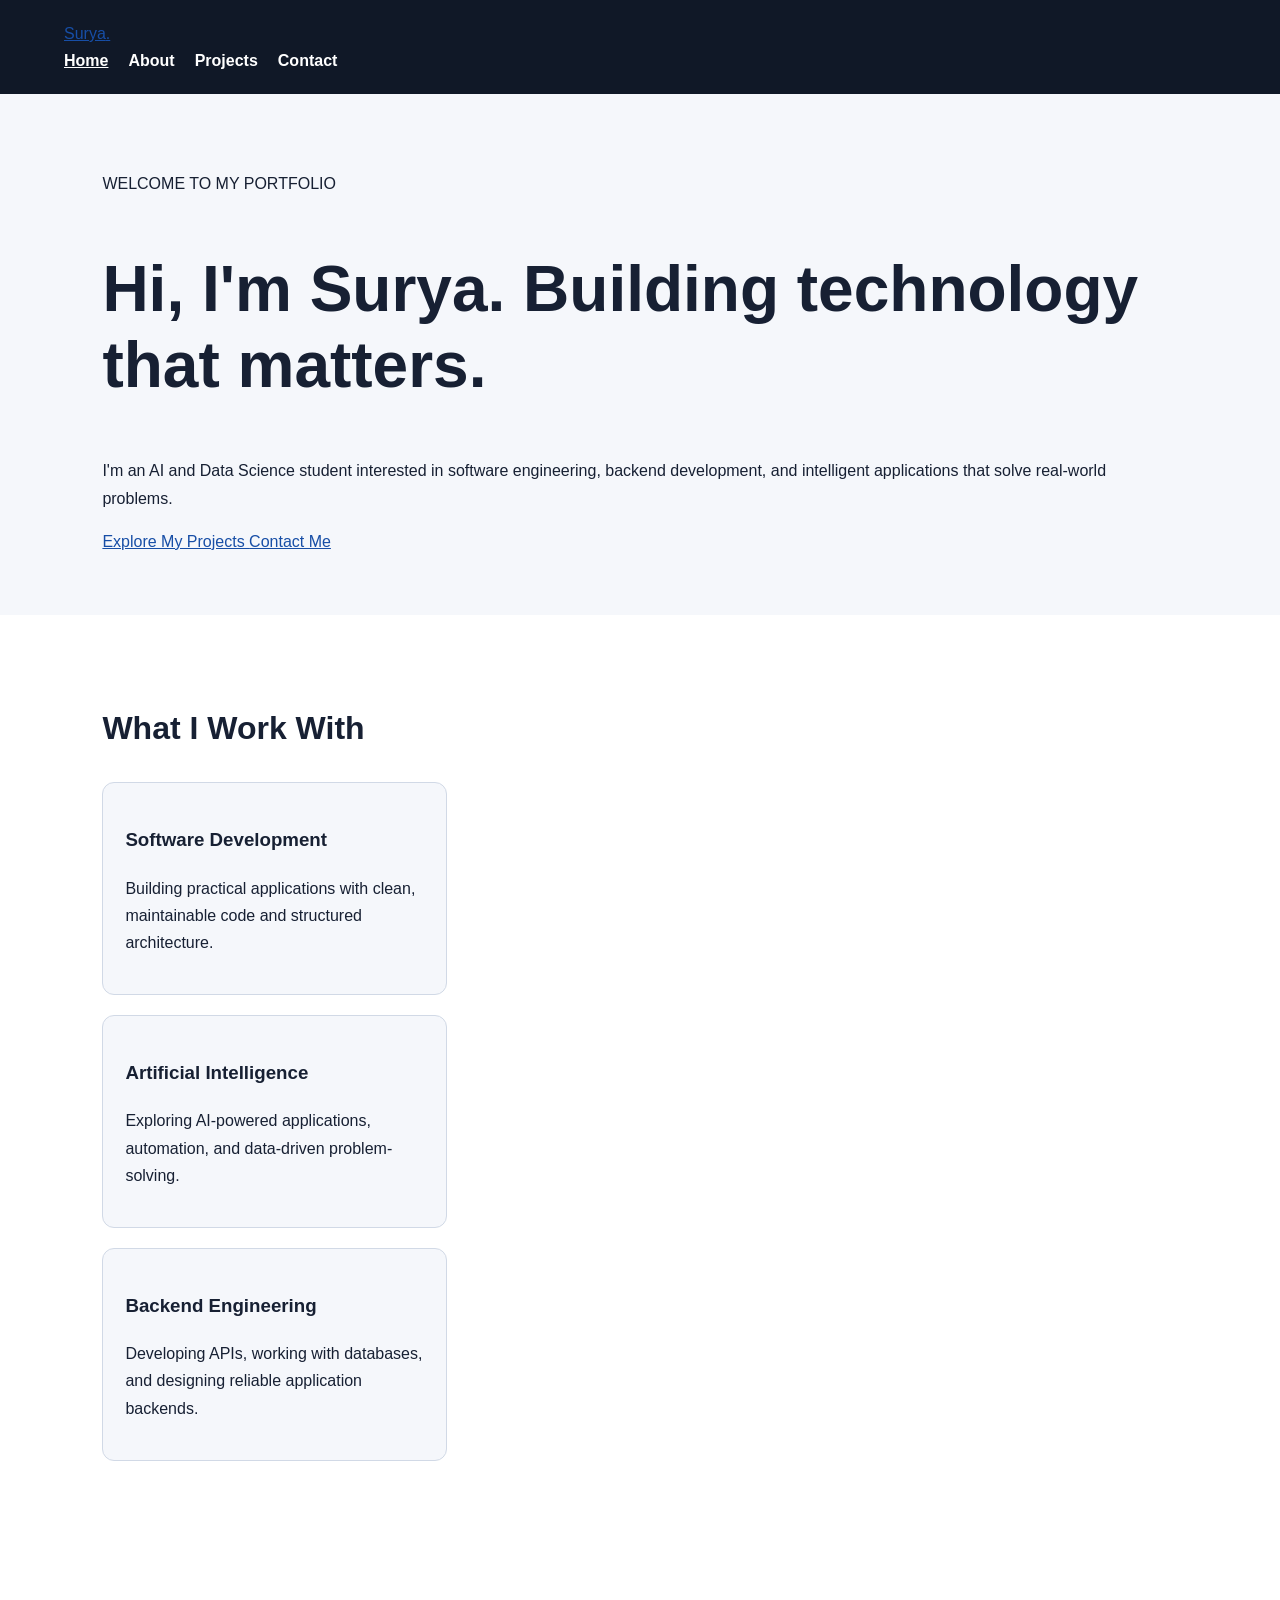
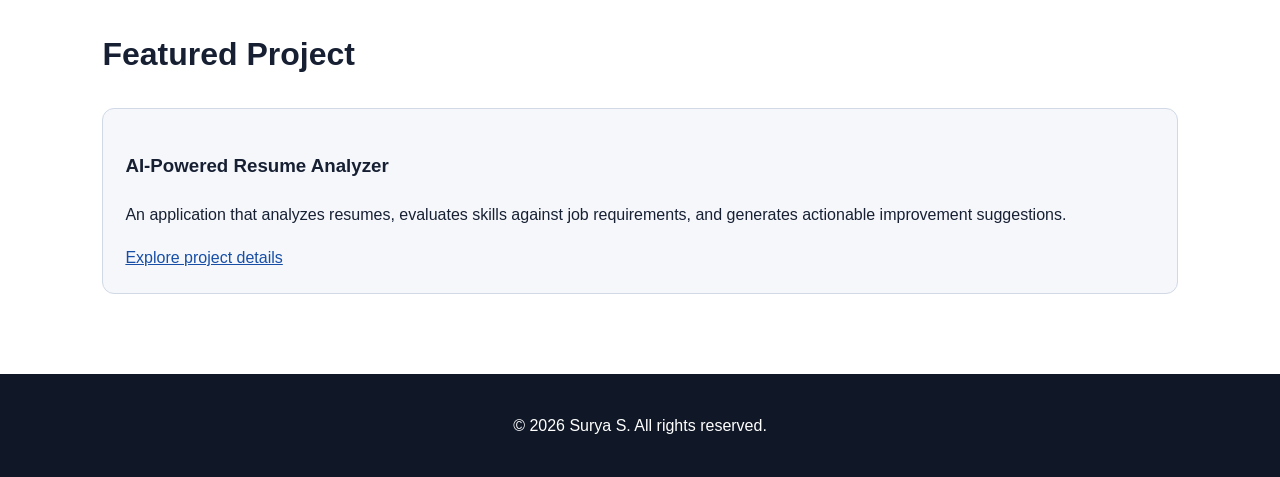
<file: index.html>
<!DOCTYPE html>
<html lang="en">

<head>
    <meta charset="UTF-8">
    <meta name="viewport" content="width=device-width, initial-scale=1.0">
    <title>Surya S | AI Engineer & Software Developer</title>

    <meta name="description"
        content="Explore Surya's portfolio featuring software development, artificial intelligence, data science, and innovative technology projects.">

    <meta name="robots" content="index, follow">
    <meta name="theme-color" content="#101827">

    <!-- Replace with your actual deployed URL -->
    <link rel="canonical" href="https://example.com/">

    <link rel="stylesheet" href="css/style.css">

</head>

<body><a class="skip-link" href="#main-content">
        Skip to main content
    </a>

    <header class="site-header">
        <div class="container header-content">

            <a class="logo" href="index.html" aria-label="Surya's portfolio homepage">
                Surya<span>.</span>
            </a>

            <nav aria-label="Main navigation">
                <ul class="nav-list">
                    <li><a href="index.html" aria-current="page">Home</a></li>
                    <li><a href="about.html">About</a></li>
                    <li><a href="projects.html">Projects</a></li>
                    <li><a href="contact.html">Contact</a></li>
                </ul>
            </nav>

        </div>
    </header>

    <main id="main-content">

        <section class="hero" aria-labelledby="hero-title">
            <div class="container">

                <p class="eyebrow">WELCOME TO MY PORTFOLIO</p>

                <h1 id="hero-title">
                    Hi, I'm Surya.
                    <span>Building technology that matters.</span>
                </h1>

                <p class="hero-description">
                    I'm an AI and Data Science student interested in
                    software engineering, backend development, and
                    intelligent applications that solve real-world problems.
                </p>

                <div class="hero-actions">
                    <a class="button" href="projects.html">
                        Explore My Projects
                    </a>

                    <a class="button button-outline" href="contact.html">
                        Contact Me
                    </a>
                </div>

            </div>
        </section>

        <section class="section" aria-labelledby="skills-title">
            <div class="container">

                <h2 id="skills-title">What I Work With</h2>

                <div class="card-grid">

                    <article class="card">
                        <h3>Software Development</h3>
                        <p>
                            Building practical applications with clean,
                            maintainable code and structured architecture.
                        </p>
                    </article>

                    <article class="card">
                        <h3>Artificial Intelligence</h3>
                        <p>
                            Exploring AI-powered applications, automation,
                            and data-driven problem-solving.
                        </p>
                    </article>

                    <article class="card">
                        <h3>Backend Engineering</h3>
                        <p>
                            Developing APIs, working with databases,
                            and designing reliable application backends.
                        </p>
                    </article>

                </div>
            </div>
        </section>

        <section class="section section-alt" aria-labelledby="featured-title">

            <div class="container">

                <h2 id="featured-title">Featured Project</h2>

                <article class="featured-project">
                    <h3>AI-Powered Resume Analyzer</h3>

                    <p>
                        An application that analyzes resumes, evaluates
                        skills against job requirements, and generates
                        actionable improvement suggestions.
                    </p>

                    <a href="projects.html">
                        Explore project details
                    </a>
                </article>

            </div>
        </section>

    </main>

    <footer class="site-footer">
        <div class="container">
            <p>
                &copy; <span id="current-year">2026</span> Surya S.
                All rights reserved.
            </p>
        </div>
    </footer>

    <script src="js/script.js" defer></script>

</body>

</html>
</file>
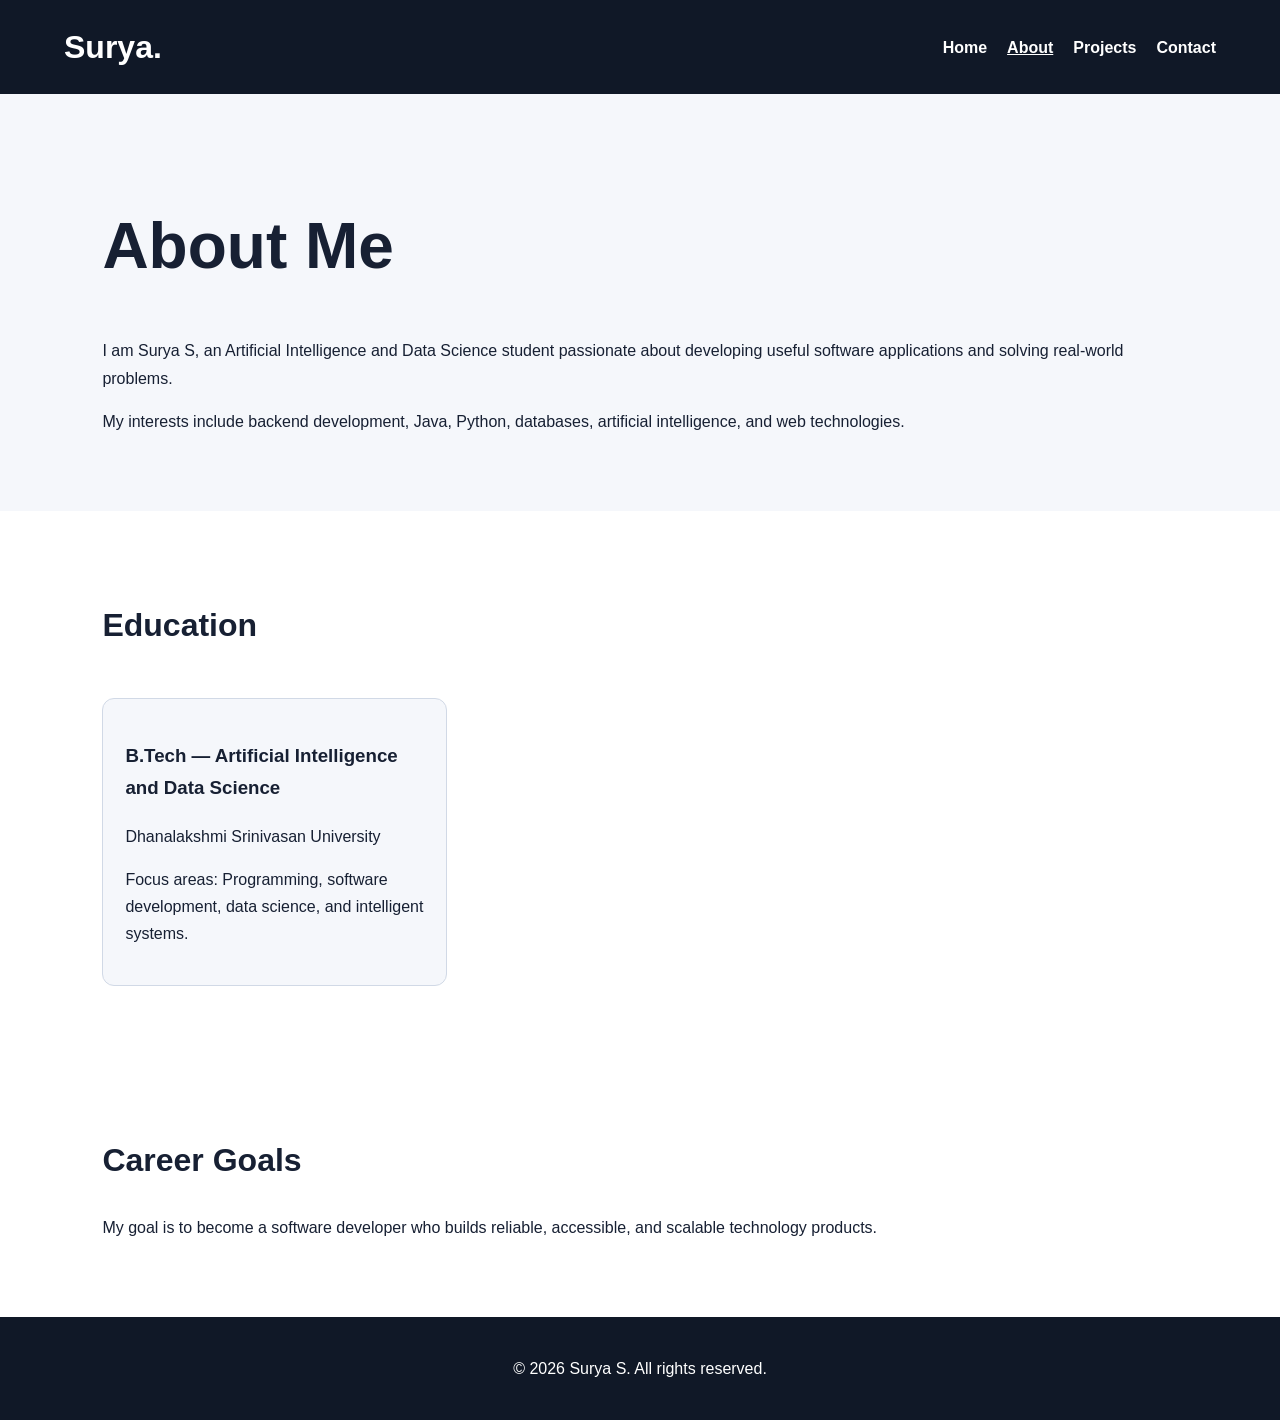
<file: about.html>
<!DOCTYPE html>
<html lang="en">

<head>
    <meta charset="UTF-8">
    <meta name="viewport" content="width=device-width, initial-scale=1.0">
    <title>About Me | Surya S</title>
    <meta name="description"
        content="Learn about Surya S, an AI and Data Science student interested in software engineering, backend development, and technology.">

    <link rel="stylesheet" href="css/style.css">

</head>

<body><a class="skip-link" href="#main-content">
        Skip to main content
    </a>

    <header>
        <h2><a href="index.html">Surya.</a></h2>

        <nav aria-label="Main navigation">
            <ul>
                <li><a href="index.html">Home</a></li>
                <li><a href="about.html" aria-current="page">About</a></li>
                <li><a href="projects.html">Projects</a></li>
                <li><a href="contact.html">Contact</a></li>
            </ul>
        </nav>
    </header>

    <main id="main-content">

        <section aria-labelledby="about-heading">
            <h1 id="about-heading">About Me</h1>

            <p>
                I am Surya S, an Artificial Intelligence and Data Science
                student passionate about developing useful software
                applications and solving real-world problems.
            </p>

            <p>
                My interests include backend development, Java, Python,
                databases, artificial intelligence, and web technologies.
            </p>
        </section>

        <section aria-labelledby="education-heading">
            <h2 id="education-heading">Education</h2>

            <article>
                <h3>B.Tech — Artificial Intelligence and Data Science</h3>

                <p>
                    Dhanalakshmi Srinivasan University
                </p>

                <p>
                    Focus areas: Programming, software development,
                    data science, and intelligent systems.
                </p>
            </article>
        </section>

        <section aria-labelledby="goals-heading">
            <h2 id="goals-heading">Career Goals</h2>

            <p>
                My goal is to become a software developer who builds
                reliable, accessible, and scalable technology products.
            </p>
        </section>

    </main>

    <footer>
        <p>&copy; 2026 Surya S. All rights reserved.</p>
    </footer>

</body>

</html>
</file>
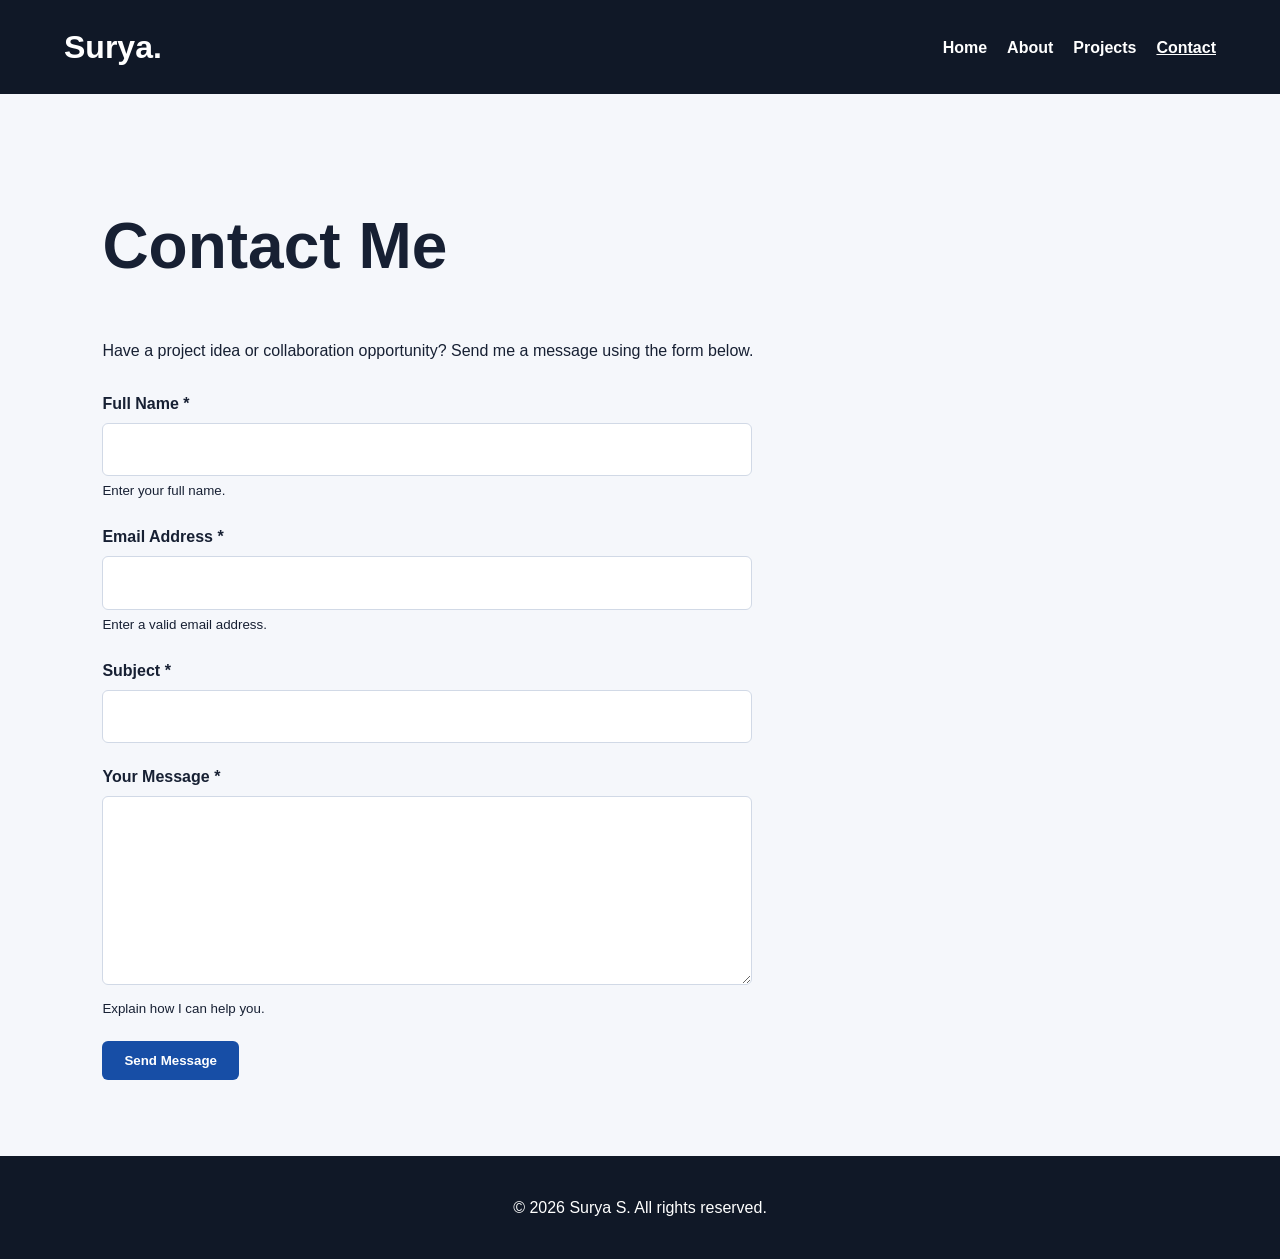
<file: contacts.html>
<!DOCTYPE html>
<html lang="en">

<head>
    <meta charset="UTF-8">
    <meta name="viewport" content="width=device-width, initial-scale=1.0">
    <title>Contact Me | Surya S</title>

    <meta name="description"
        content="Contact Surya S to discuss software development, AI projects, collaboration, and technology opportunities.">

    <link rel="stylesheet" href="css/style.css">

</head>

<body><a class="skip-link" href="#main-content">
        Skip to main content
    </a>

    <header>
        <h2><a href="index.html">Surya.</a></h2>

        <nav aria-label="Main navigation">
            <ul>
                <li><a href="index.html">Home</a></li>
                <li><a href="about.html">About</a></li>
                <li><a href="projects.html">Projects</a></li>
                <li><a href="contact.html" aria-current="page">Contact</a></li>
            </ul>
        </nav>
    </header>

    <main id="main-content">

        <section aria-labelledby="contact-heading">

            <h1 id="contact-heading">Contact Me</h1>

            <p>
                Have a project idea or collaboration opportunity?
                Send me a message using the form below.
            </p>

            <form id="contact-form" action="#" method="get">

                <div class="form-group">
                    <label for="name">Full Name *</label>

                    <input type="text" id="name" name="name" autocomplete="name" required aria-describedby="name-help">

                    <small id="name-help">
                        Enter your full name.
                    </small>
                </div>

                <div class="form-group">
                    <label for="email">Email Address *</label>

                    <input type="email" id="email" name="email" autocomplete="email" required
                        aria-describedby="email-help">

                    <small id="email-help">
                        Enter a valid email address.
                    </small>
                </div>

                <div class="form-group">
                    <label for="subject">Subject *</label>

                    <input type="text" id="subject" name="subject" required>
                </div>

                <div class="form-group">
                    <label for="message">Your Message *</label>

                    <textarea id="message" name="message" rows="6" required aria-describedby="message-help"></textarea>

                    <small id="message-help">
                        Explain how I can help you.
                    </small>
                </div>

                <button type="submit">Send Message</button>

                <p id="form-status" role="status" aria-live="polite"></p>

            </form>

        </section>

    </main>

    <footer>
        <p>&copy; 2026 Surya S. All rights reserved.</p>
    </footer>

    <script src="js/script.js" defer></script>

</body>

</html>
</file>
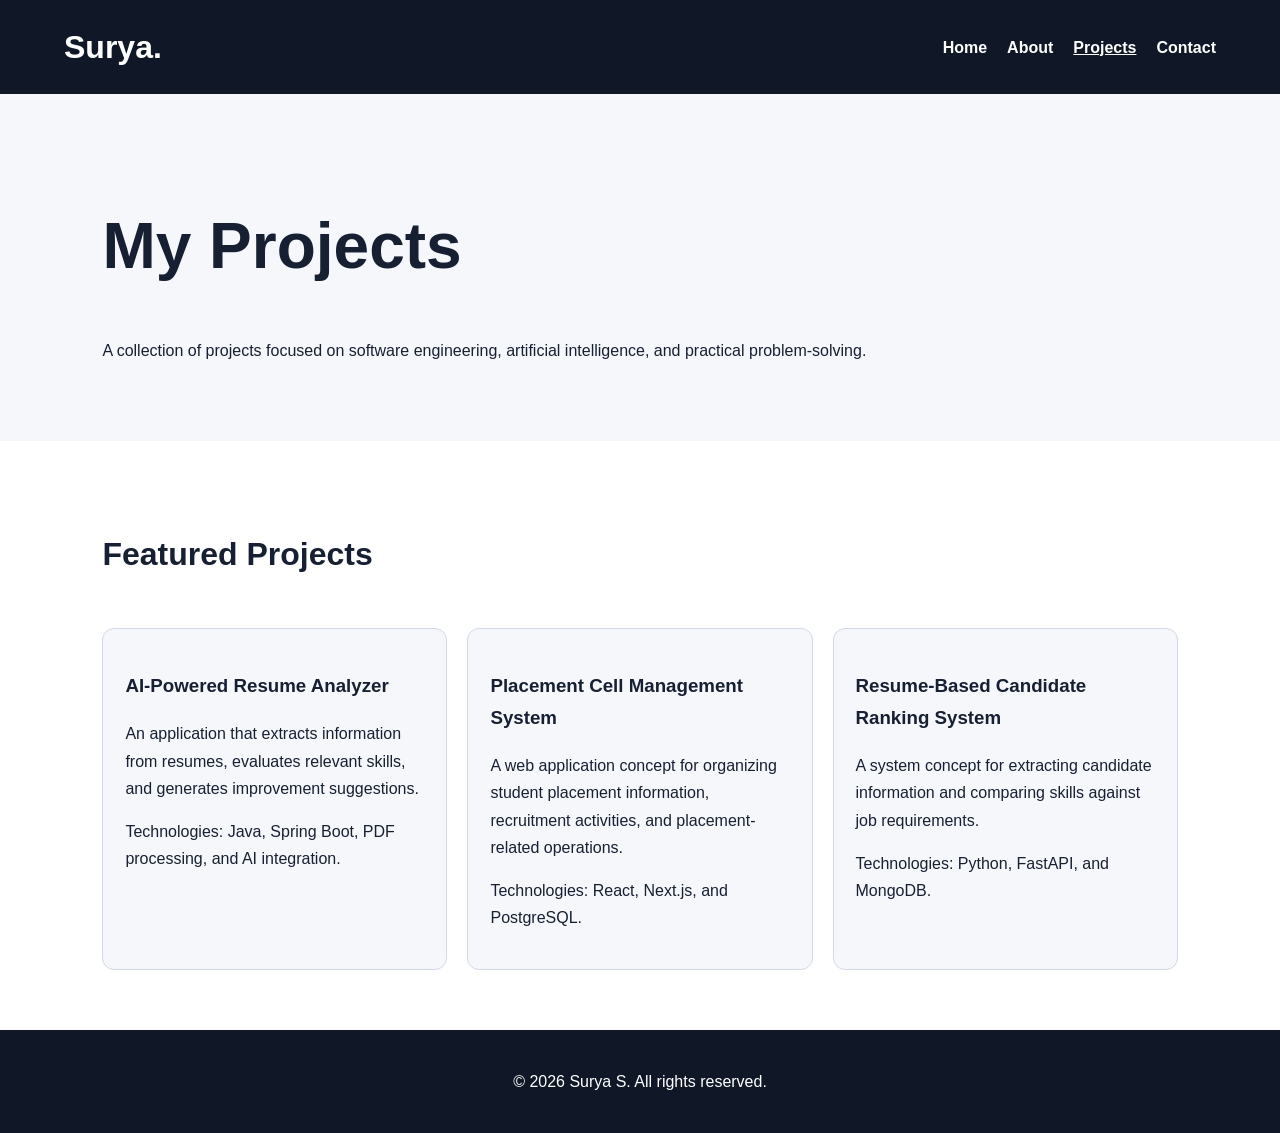
<file: projects.html>
<!DOCTYPE html>
<html lang="en">

<head>
    <meta charset="UTF-8">
    <meta name="viewport" content="width=device-width, initial-scale=1.0">
    <title>Projects | Surya S</title>
    <meta name="description"
        content="Explore software development, AI, and data science projects by Surya S, including an AI-powered resume analyzer.">

    <link rel="stylesheet" href="css/style.css">

</head>

<body><a class="skip-link" href="#main-content">
        Skip to main content
    </a>

    <header>
        <h2><a href="index.html">Surya.</a></h2>

        <nav aria-label="Main navigation">
            <ul>
                <li><a href="index.html">Home</a></li>
                <li><a href="about.html">About</a></li>
                <li><a href="projects.html" aria-current="page">Projects</a></li>
                <li><a href="contact.html">Contact</a></li>
            </ul>
        </nav>
    </header>

    <main id="main-content">

        <section aria-labelledby="projects-heading">
            <h1 id="projects-heading">My Projects</h1>

            <p>
                A collection of projects focused on software engineering,
                artificial intelligence, and practical problem-solving.
            </p>
        </section>

        <section aria-labelledby="resume-project-heading">

            <h2 id="resume-project-heading">Featured Projects</h2>

            <article>
                <h3>AI-Powered Resume Analyzer</h3>

                <p>
                    An application that extracts information from resumes,
                    evaluates relevant skills, and generates improvement
                    suggestions.
                </p>

                <p>
                    Technologies: Java, Spring Boot, PDF processing,
                    and AI integration.
                </p>
            </article>

            <article>
                <h3>Placement Cell Management System</h3>

                <p>
                    A web application concept for organizing student
                    placement information, recruitment activities,
                    and placement-related operations.
                </p>

                <p>
                    Technologies: React, Next.js, and PostgreSQL.
                </p>
            </article>

            <article>
                <h3>Resume-Based Candidate Ranking System</h3>

                <p>
                    A system concept for extracting candidate information
                    and comparing skills against job requirements.
                </p>

                <p>
                    Technologies: Python, FastAPI, and MongoDB.
                </p>
            </article>

        </section>

    </main>

    <footer>
        <p>&copy; 2026 Surya S. All rights reserved.</p>
    </footer>

</body>

</html>
</file>
<file: css/style.css>
/* 1. Theme Variables */
:root {
    --bg: #ffffff;
    --text: #172033;
    --primary: #174ea6;
    --header: #101827;
    --card: #f5f7fb;
    --border: #d1d9e6;
}

body.dark-mode {
    --bg: #111827;
    --text: #f3f4f6;
    --primary: #93c5fd;
    --header: #030712;
    --card: #1f2937;
    --border: #374151;
}

/* 2. Basic Styles */
* {
    box-sizing: border-box;
}

html {
    scroll-behavior: smooth;
}

body {
    margin: 0;
    font-family: Arial, sans-serif;
    line-height: 1.7;
    color: var(--text);
    background: var(--bg);
    transition: background 0.3s, color 0.3s;
}

a {
    color: var(--primary);
}

img {
    max-width: 100%;
}

/* 3. Keyboard Accessibility */
.skip-link {
    position: absolute;
    top: -100px;
    left: 15px;
    padding: 10px;
    background: var(--bg);
    color: var(--text);
    z-index: 10;
}

.skip-link:focus {
    top: 10px;
}

:focus-visible {
    outline: 3px solid #f59e0b;
    outline-offset: 4px;
}

/* 4. Header and Flexbox Navigation */
header {
    display: flex;
    flex-direction: column;
    gap: 12px;
    padding: 20px 5%;
    background: var(--header);
    color: white;
}

header h2 {
    margin: 0;
}

header h2 a {
    color: white;
    text-decoration: none;
}

nav ul {
    display: flex;
    flex-wrap: wrap;
    gap: 20px;
    list-style: none;
    margin: 0;
    padding: 0;
}

nav a {
    color: white;
    text-decoration: none;
    font-weight: bold;
}

nav a:hover,
nav a[aria-current="page"] {
    text-decoration: underline;
}

/* 5. Main Layout */
main>section {
    padding: 45px 5%;
}

main>section:first-child {
    background: var(--card);
}

h1 {
    font-size: clamp(2rem, 6vw, 4rem);
    line-height: 1.2;
}

h2 {
    font-size: clamp(1.5rem, 4vw, 2rem);
}

article {
    padding: 22px;
    margin: 20px 0;
    background: var(--card);
    border: 1px solid var(--border);
    border-radius: 12px;
}

main>section:first-child>a {
    display: inline-block;
    margin: 8px 10px 8px 0;
    padding: 10px 18px;
    background: var(--primary);
    color: white;
    border-radius: 6px;
    text-decoration: none;
    font-weight: bold;
}

/* 6. Accessible Contact Form */
form {
    max-width: 650px;
    margin-top: 25px;
}

.form-group {
    margin-bottom: 20px;
}

.form-group label {
    display: block;
    margin-bottom: 6px;
    font-weight: bold;
}

.form-group input,
.form-group textarea {
    width: 100%;
    padding: 12px;
    font: inherit;
    color: var(--text);
    background: var(--bg);
    border: 1px solid var(--border);
    border-radius: 6px;
}

form button {
    padding: 12px 22px;
    background: var(--primary);
    color: white;
    border: none;
    border-radius: 6px;
    cursor: pointer;
    font-weight: bold;
}

/* 7. Footer */
footer {
    padding: 22px 5%;
    background: var(--header);
    color: white;
    text-align: center;
}

/* 8. Tablet and Desktop Layouts */
@media (min-width: 600px) {
    header {
        flex-direction: row;
        justify-content: space-between;
        align-items: center;
    }

    main>section {
        padding: 60px 8%;
    }

    #main-content>section:nth-child(2) {
        display: grid;
        grid-template-columns: repeat(3, minmax(0, 1fr));
        gap: 20px;
    }

    #main-content>section:nth-child(2)>h2 {
        grid-column: 1 / -1;
    }

    #main-content>section:nth-child(2)>article {
        margin: 0;
    }

    #main-content>section:nth-child(2)>p {
        grid-column: 1 / -1;
    }
}

@media (min-width: 900px) {
    main>section {
        padding-left: max(8%, calc((100% - 1100px) / 2));
        padding-right: max(8%, calc((100% - 1100px) / 2));
    }
}

/* 9. Reduced Motion Accessibility */
@media (prefers-reduced-motion: reduce) {
    html {
        scroll-behavior: auto;
    }

    body {
        transition: none;
    }


}

/* Weather Dashboard */
#weather-form {
    max-width: 500px;
    margin: 25px 0;
}

#weather-form label {
    display: block;
    margin-bottom: 8px;
    font-weight: bold;
}

#weather-form input {
    width: 100%;
    padding: 12px;
    margin-bottom: 12px;
    border: 1px solid var(--border);
    border-radius: 6px;
    font: inherit;
}

#weather-form button {
    padding: 12px 20px;
    border: none;
    border-radius: 6px;
    background: var(--primary);
    color: white;
    font-weight: bold;
    cursor: pointer;
}

#weather-result {
    max-width: 500px;
    padding: 24px;
    background: var(--card);
    border: 1px solid var(--border);
    border-radius: 12px;
}

#weather-result h2 {
    margin-top: 0;
}

/* ShopEasy product catalog */
#search,
#category {
    display: block;
    width: 100%;
    max-width: 450px;
    padding: 12px;
    margin: 8px 0 20px;
    font: inherit;
    color: var(--text);
    background: var(--bg);
    border: 1px solid var(--border);
    border-radius: 6px;
}

.product-grid {
    display: grid;
    grid-template-columns: repeat(auto-fit, minmax(220px, 1fr));
    gap: 22px;
}

.product-card {
    margin: 0;
    overflow: hidden;
    background: var(--card);
    border: 1px solid var(--border);
    border-radius: 12px;
}

.product-card img {
    display: block;
    width: 100%;
    height: 180px;
    object-fit: cover;
}

.product-card h3,
.product-card p {
    margin: 12px;
}

.product-card button,
#clear-cart,
#cart-items button {
    margin: 8px 12px 16px;
    padding: 9px 14px;
    color: white;
    background: var(--primary);
    border: 0;
    border-radius: 6px;
    cursor: pointer;
}

#cart-items li {
    display: flex;
    flex-wrap: wrap;
    align-items: center;
    gap: 6px;
    margin-bottom: 12px;
}

#cart-items button {
    margin: 4px;
}
</file>
